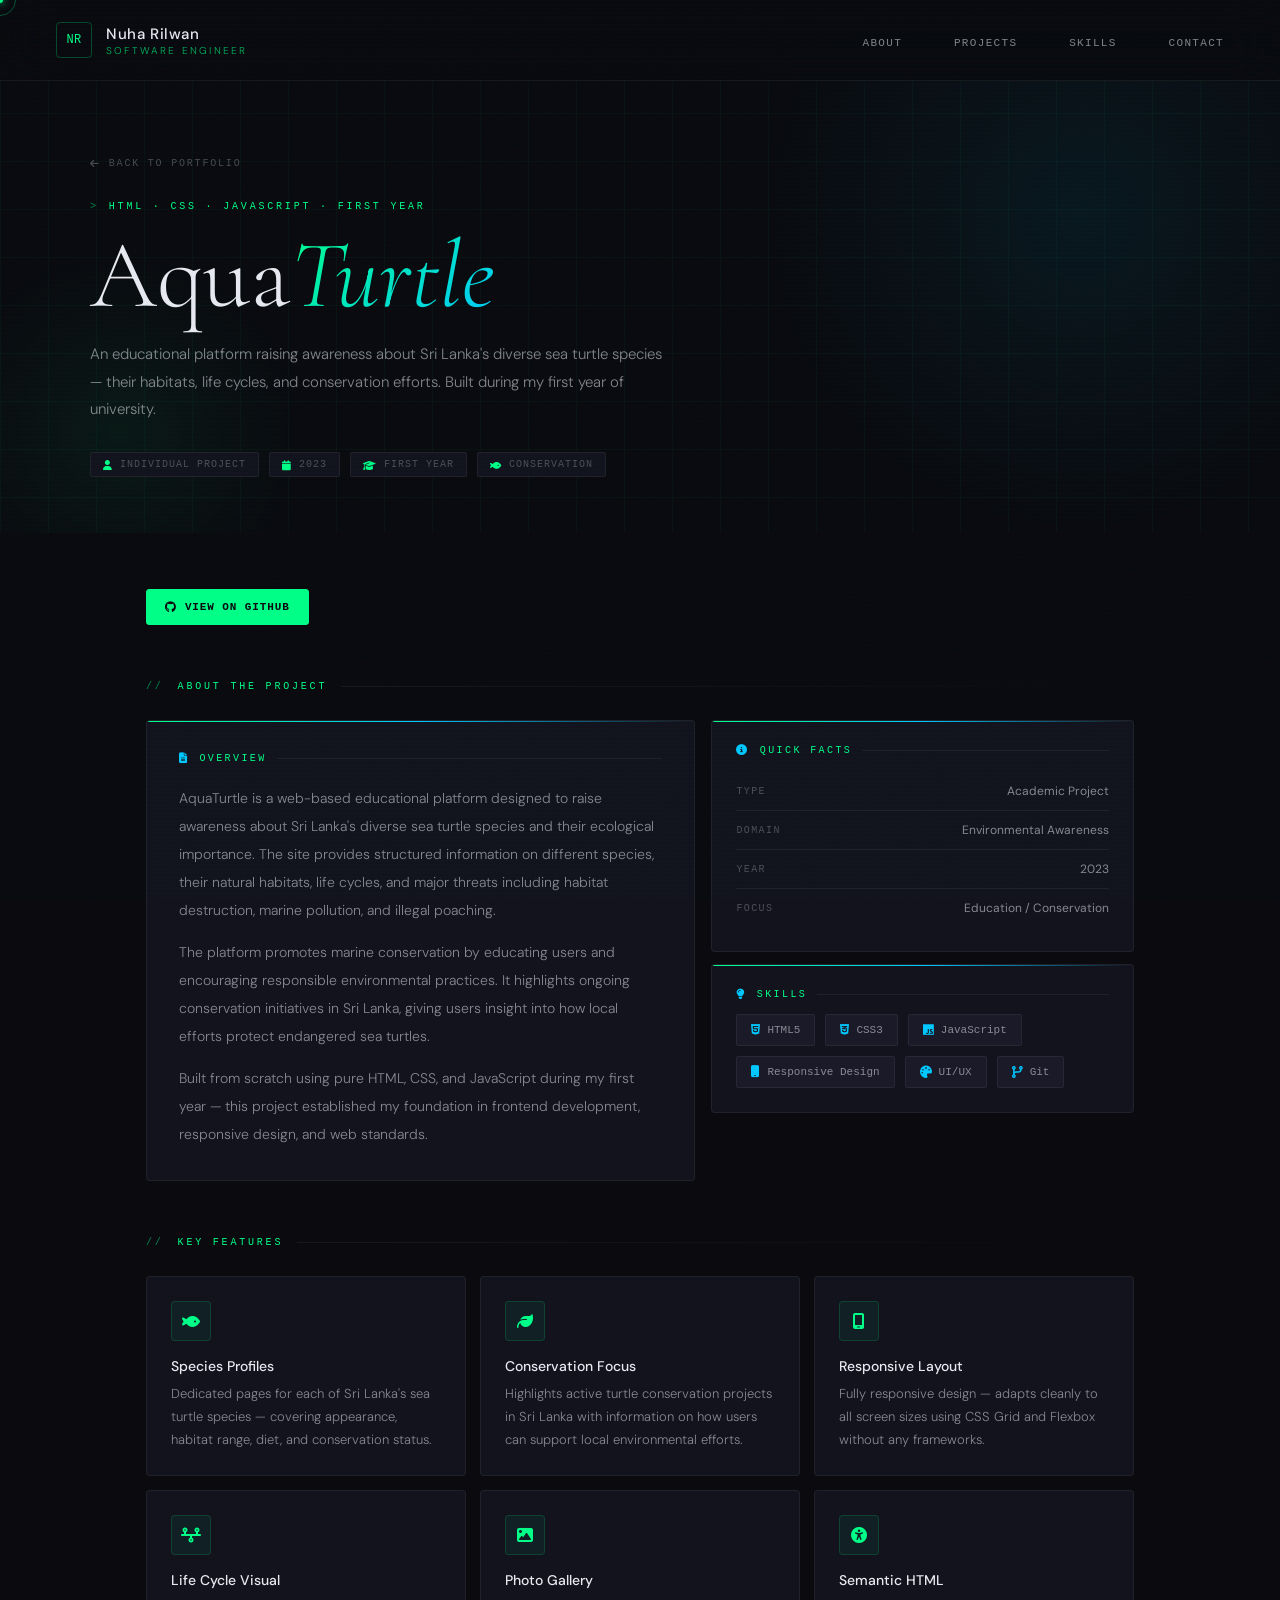
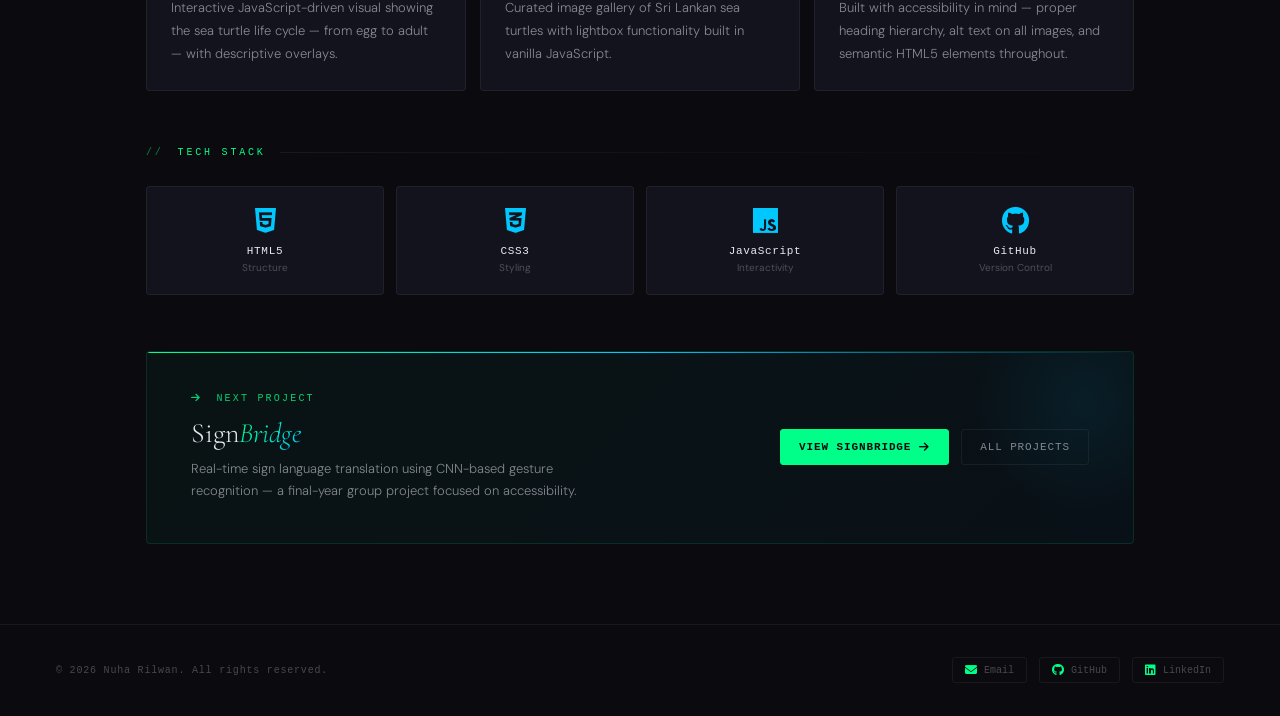
<file: project-aquaturtle.html>
<!DOCTYPE html>
<html lang="en">
<head>
  <meta charset="UTF-8">
  <meta name="viewport" content="width=device-width, initial-scale=1.0">
  <title>AquaTurtle | Nuha Rilwan</title>
  <link href="https://fonts.googleapis.com/css2?family=Cormorant+Garamond:ital,wght@0,300;0,400;0,600;1,300;1,400&family=DM+Sans:wght@300;400;500&display=swap" rel="stylesheet">
  <link rel="stylesheet" href="https://cdnjs.cloudflare.com/ajax/libs/font-awesome/6.5.0/css/all.min.css">
  <link rel="stylesheet" href="css/styles.css">
  <style>
    .project-hero { min-height: 52vh; display: flex; align-items: flex-end; padding: 0 56px 56px; position: relative; overflow: hidden; background: var(--bg-base); margin-top: 65px; }
    .project-hero::before { content: ''; position: absolute; inset: 0; background-image: linear-gradient(rgba(0,255,136,0.03) 1px, transparent 1px), linear-gradient(90deg, rgba(0,255,136,0.03) 1px, transparent 1px); background-size: 48px 48px; }
    .project-hero-orb1 { position: absolute; width: 700px; height: 700px; top: -200px; right: -150px; border-radius: 50%; background: radial-gradient(circle, rgba(0,200,255,0.07) 0%, transparent 65%); pointer-events: none; }
    .project-hero-orb2 { position: absolute; width: 400px; height: 400px; bottom: -100px; left: -80px; border-radius: 50%; background: radial-gradient(circle, rgba(0,255,136,0.06) 0%, transparent 65%); pointer-events: none; }
    .project-hero-content { position: relative; z-index: 2; width: 100%; max-width: 1100px; margin: 0 auto; }
    .project-hero-eyebrow { font-family: var(--mono); font-size: 10px; letter-spacing: 0.28em; text-transform: uppercase; color: var(--neon-green); margin-bottom: 18px; display: flex; align-items: center; gap: 10px; }
    .project-hero-eyebrow::before { content: '> '; opacity: 0.5; }
    .project-hero-title { font-family: var(--serif); font-size: clamp(52px, 8vw, 96px); font-weight: 300; line-height: 0.95; color: var(--text-primary); margin-bottom: 20px; }
    .project-hero-title em { font-style: italic; background: linear-gradient(135deg, var(--neon-green), var(--neon-blue)); -webkit-background-clip: text; -webkit-text-fill-color: transparent; background-clip: text; }
    .project-hero-sub { font-size: 15px; font-weight: 300; color: var(--text-secondary); max-width: 580px; line-height: 1.85; margin-bottom: 28px; }
    .project-hero-meta { display: flex; gap: 10px; flex-wrap: wrap; }
    .project-content { max-width: 1100px; margin: 0 auto; padding: 56px 56px 80px; }
    .section-divider { display: flex; align-items: center; gap: 14px; font-family: var(--mono); font-size: 10px; letter-spacing: 0.28em; text-transform: uppercase; color: var(--neon-green); margin: 56px 0 28px; }
    .section-divider::before { content: '//'; opacity: 0.5; }
    .section-divider::after { content: ''; flex: 1; height: 1px; background: linear-gradient(90deg, var(--border), transparent); }
    .features-grid { display: grid; grid-template-columns: repeat(3, 1fr); gap: 14px; }
    .feature-card { background: var(--bg-card); border: 1px solid var(--border); border-radius: 4px; padding: 24px; position: relative; overflow: hidden; transition: border-color 0.3s, transform 0.3s, box-shadow 0.3s; }
    .feature-card::before { content: ''; position: absolute; top: 0; left: 0; width: 100%; height: 1px; background: linear-gradient(90deg, var(--neon-green), transparent); opacity: 0; transition: opacity 0.3s; }
    .feature-card:hover { border-color: rgba(0,255,136,0.2); transform: translateY(-3px); box-shadow: 0 12px 40px rgba(0,0,0,0.4), 0 0 20px var(--glow-green); }
    .feature-card:hover::before { opacity: 1; }
    .feature-icon { width: 40px; height: 40px; border-radius: 4px; background: rgba(0,255,136,0.06); border: 1px solid rgba(0,255,136,0.15); display: flex; align-items: center; justify-content: center; margin-bottom: 16px; }
    .feature-icon i { font-size: 16px; color: var(--neon-green); }
    .feature-card h4 { font-size: 14px; font-weight: 500; color: var(--text-primary); margin-bottom: 8px; }
    .feature-card p { font-size: 13px; font-weight: 300; color: var(--text-secondary); line-height: 1.75; }
    .tech-visual-grid { display: grid; grid-template-columns: repeat(4, 1fr); gap: 12px; }
    .tech-visual-card { background: var(--bg-card); border: 1px solid var(--border); border-radius: 4px; padding: 20px 16px; text-align: center; transition: border-color 0.3s, transform 0.3s; position: relative; overflow: hidden; }
    .tech-visual-card::after { content: ''; position: absolute; bottom: 0; left: 0; width: 0; height: 1px; background: var(--neon-blue); transition: width 0.4s ease; }
    .tech-visual-card:hover { border-color: rgba(0,200,255,0.25); transform: translateY(-4px); box-shadow: 0 12px 32px rgba(0,0,0,0.4), 0 0 16px var(--glow-blue); }
    .tech-visual-card:hover::after { width: 100%; }
    .tech-visual-card i { font-size: 28px; color: var(--neon-blue); margin-bottom: 10px; display: block; transition: transform 0.3s; }
    .tech-visual-card:hover i { transform: scale(1.15); }
    .tech-visual-card .tech-name { font-family: var(--mono); font-size: 11px; color: var(--text-primary); letter-spacing: 0.06em; margin-bottom: 4px; }
    .tech-visual-card .tech-role { font-size: 10px; color: var(--text-muted); }
    .next-project-banner { background: linear-gradient(135deg, rgba(0,255,136,0.04) 0%, rgba(0,200,255,0.04) 100%); border: 1px solid rgba(0,255,136,0.12); border-radius: 4px; padding: 40px 44px; display: flex; align-items: center; justify-content: space-between; gap: 24px; flex-wrap: wrap; position: relative; overflow: hidden; margin-top: 56px; }
    .next-project-banner::before { content: ''; position: absolute; top: 0; left: 0; width: 100%; height: 1px; background: linear-gradient(90deg, var(--neon-green), var(--neon-blue), transparent); }
    .next-project-orb { position: absolute; right: -60px; top: -60px; width: 220px; height: 220px; border-radius: 50%; background: radial-gradient(circle, rgba(0,200,255,0.07) 0%, transparent 70%); pointer-events: none; }
    .next-project-banner h3 { font-family: var(--serif); font-size: 28px; font-weight: 300; color: var(--text-primary); margin-bottom: 8px; }
    .next-project-banner h3 em { font-style: italic; background: linear-gradient(135deg, var(--neon-green), var(--neon-blue)); -webkit-background-clip: text; -webkit-text-fill-color: transparent; background-clip: text; }
    .next-project-banner p { font-size: 13px; font-weight: 300; color: var(--text-secondary); line-height: 1.75; max-width: 420px; }
    .next-btns { display: flex; gap: 12px; flex-shrink: 0; }
    @media (max-width: 768px) {
      .project-hero { padding: 0 24px 48px; padding-top: 40px; min-height: auto; }
      .project-content { padding: 40px 24px 60px; }
      .features-grid { grid-template-columns: 1fr 1fr; }
      .tech-visual-grid { grid-template-columns: repeat(2, 1fr); }
      .next-project-banner { flex-direction: column; padding: 28px; }
    }
  </style>
</head>
<body>

<div class="scroll-progress" id="scrollProgress"></div>
<div class="cursor-dot" id="cursorDot"></div>
<div class="cursor-ring" id="cursorRing"></div>

<nav class="navbar" id="navbar">
  <div class="nav-left">
    <div class="nav-monogram">NR</div>
    <div class="nav-text"><h1>Nuha Rilwan</h1><p>Software Engineer</p></div>
  </div>
  <ul>
    <li><a href="index.html#about">About</a></li>
    <li><a href="index.html#projects">Projects</a></li>
    <li><a href="index.html#skills">Skills</a></li>
    <li><a href="index.html#contact">Contact</a></li>
  </ul>
</nav>

<!-- HERO -->
<div class="project-hero">
  <div class="project-hero-orb1"></div>
  <div class="project-hero-orb2"></div>
  <div class="project-hero-content">
    <a class="back-link" href="index.html" style="margin-bottom:32px;display:inline-flex;"><i class="fa-solid fa-arrow-left"></i> Back to Portfolio</a>
    <div class="project-hero-eyebrow">HTML · CSS · JavaScript · First Year</div>
    <h1 class="project-hero-title">Aqua<em>Turtle</em></h1>
    <p class="project-hero-sub">An educational platform raising awareness about Sri Lanka's diverse sea turtle species — their habitats, life cycles, and conservation efforts. Built during my first year of university.</p>
    <div class="project-hero-meta">
      <span class="meta-chip"><i class="fa-solid fa-user"></i> Individual Project</span>
      <span class="meta-chip"><i class="fa-solid fa-calendar"></i> 2023</span>
      <span class="meta-chip"><i class="fa-solid fa-graduation-cap"></i> First Year</span>
      <span class="meta-chip"><i class="fa-solid fa-fish"></i> Conservation</span>
    </div>
  </div>
</div>

<div class="project-content">

  <!-- QUICK ACTIONS -->
  <div style="display:flex;gap:12px;margin-bottom:48px;flex-wrap:wrap;">
    <a href="https://github.com/nuhaaaaaaa24/AquaTurtle" target="_blank" class="project-btn primary"><i class="fa-brands fa-github"></i> View on GitHub</a>
  </div>

  <!-- ABOUT -->
  <div class="section-divider reveal">About the Project</div>
  <div style="display:grid;grid-template-columns:1.3fr 1fr;gap:16px;" class="reveal reveal-delay-1">
    <div class="detail-card desc-card">
      <div class="card-label"><i class="fa-solid fa-file-lines"></i> Overview</div>
      <p>AquaTurtle is a web-based educational platform designed to raise awareness about Sri Lanka's diverse sea turtle species and their ecological importance. The site provides structured information on different species, their natural habitats, life cycles, and major threats including habitat destruction, marine pollution, and illegal poaching.</p>
      <p>The platform promotes marine conservation by educating users and encouraging responsible environmental practices. It highlights ongoing conservation initiatives in Sri Lanka, giving users insight into how local efforts protect endangered sea turtles.</p>
      <p>Built from scratch using pure HTML, CSS, and JavaScript during my first year — this project established my foundation in frontend development, responsive design, and web standards.</p>
    </div>
    <div style="display:flex;flex-direction:column;gap:12px;">
      <div class="detail-card" style="padding:24px;">
        <div class="card-label" style="margin-bottom:16px;"><i class="fa-solid fa-circle-info"></i> Quick Facts</div>
        <div style="display:flex;flex-direction:column;gap:0;">
          <div style="display:flex;justify-content:space-between;align-items:center;padding:11px 0;border-bottom:1px solid var(--border);"><span style="font-family:var(--mono);font-size:10px;letter-spacing:0.14em;text-transform:uppercase;color:var(--text-muted);">Type</span><span style="font-size:12px;color:var(--text-secondary);">Academic Project</span></div>
          <div style="display:flex;justify-content:space-between;align-items:center;padding:11px 0;border-bottom:1px solid var(--border);"><span style="font-family:var(--mono);font-size:10px;letter-spacing:0.14em;text-transform:uppercase;color:var(--text-muted);">Domain</span><span style="font-size:12px;color:var(--text-secondary);">Environmental Awareness</span></div>
          <div style="display:flex;justify-content:space-between;align-items:center;padding:11px 0;border-bottom:1px solid var(--border);"><span style="font-family:var(--mono);font-size:10px;letter-spacing:0.14em;text-transform:uppercase;color:var(--text-muted);">Year</span><span style="font-size:12px;color:var(--text-secondary);">2023</span></div>
          <div style="display:flex;justify-content:space-between;align-items:center;padding:11px 0;"><span style="font-family:var(--mono);font-size:10px;letter-spacing:0.14em;text-transform:uppercase;color:var(--text-muted);">Focus</span><span style="font-size:12px;color:var(--text-secondary);">Education / Conservation</span></div>
        </div>
      </div>
      <div class="detail-card" style="padding:24px;">
        <div class="card-label" style="margin-bottom:14px;"><i class="fa-solid fa-lightbulb"></i> Skills</div>
        <div class="skills-grid">
          <div class="skill-pill"><i class="fa-brands fa-html5"></i> HTML5</div>
          <div class="skill-pill"><i class="fa-brands fa-css3-alt"></i> CSS3</div>
          <div class="skill-pill"><i class="fa-brands fa-js"></i> JavaScript</div>
          <div class="skill-pill"><i class="fa-solid fa-mobile"></i> Responsive Design</div>
          <div class="skill-pill"><i class="fa-solid fa-palette"></i> UI/UX</div>
          <div class="skill-pill"><i class="fa-solid fa-code-branch"></i> Git</div>
        </div>
      </div>
    </div>
  </div>

  <!-- KEY FEATURES -->
  <div class="section-divider reveal">Key Features</div>
  <div class="features-grid reveal reveal-delay-1">
    <div class="feature-card">
      <div class="feature-icon"><i class="fa-solid fa-fish"></i></div>
      <h4>Species Profiles</h4>
      <p>Dedicated pages for each of Sri Lanka's sea turtle species — covering appearance, habitat range, diet, and conservation status.</p>
    </div>
    <div class="feature-card">
      <div class="feature-icon"><i class="fa-solid fa-leaf"></i></div>
      <h4>Conservation Focus</h4>
      <p>Highlights active turtle conservation projects in Sri Lanka with information on how users can support local environmental efforts.</p>
    </div>
    <div class="feature-card">
      <div class="feature-icon"><i class="fa-solid fa-mobile-screen"></i></div>
      <h4>Responsive Layout</h4>
      <p>Fully responsive design — adapts cleanly to all screen sizes using CSS Grid and Flexbox without any frameworks.</p>
    </div>
    <div class="feature-card">
      <div class="feature-icon"><i class="fa-solid fa-timeline"></i></div>
      <h4>Life Cycle Visual</h4>
      <p>Interactive JavaScript-driven visual showing the sea turtle life cycle — from egg to adult — with descriptive overlays.</p>
    </div>
    <div class="feature-card">
      <div class="feature-icon"><i class="fa-solid fa-image"></i></div>
      <h4>Photo Gallery</h4>
      <p>Curated image gallery of Sri Lankan sea turtles with lightbox functionality built in vanilla JavaScript.</p>
    </div>
    <div class="feature-card">
      <div class="feature-icon"><i class="fa-solid fa-universal-access"></i></div>
      <h4>Semantic HTML</h4>
      <p>Built with accessibility in mind — proper heading hierarchy, alt text on all images, and semantic HTML5 elements throughout.</p>
    </div>
  </div>

  <!-- TECH STACK -->
  <div class="section-divider reveal">Tech Stack</div>
  <div class="tech-visual-grid reveal reveal-delay-1">
    <div class="tech-visual-card"><i class="fa-brands fa-html5"></i><div class="tech-name">HTML5</div><div class="tech-role">Structure</div></div>
    <div class="tech-visual-card"><i class="fa-brands fa-css3-alt"></i><div class="tech-name">CSS3</div><div class="tech-role">Styling</div></div>
    <div class="tech-visual-card"><i class="fa-brands fa-js"></i><div class="tech-name">JavaScript</div><div class="tech-role">Interactivity</div></div>
    <div class="tech-visual-card"><i class="fa-brands fa-github"></i><div class="tech-name">GitHub</div><div class="tech-role">Version Control</div></div>
  </div>

  <!-- NEXT PROJECT -->
  <div class="next-project-banner reveal">
    <div class="next-project-orb"></div>
    <div>
      <div style="font-family:var(--mono);font-size:10px;letter-spacing:0.22em;text-transform:uppercase;color:var(--neon-green);margin-bottom:12px;opacity:0.8;"><i class="fa-solid fa-arrow-right" style="margin-right:6px;"></i> Next Project</div>
      <h3>Sign<em>Bridge</em></h3>
      <p>Real-time sign language translation using CNN-based gesture recognition — a final-year group project focused on accessibility.</p>
    </div>
    <div class="next-btns">
      <a href="project-signbridge.html" class="project-btn primary">View SignBridge <i class="fa-solid fa-arrow-right"></i></a>
      <a href="index.html#projects" class="project-btn ghost">All Projects</a>
    </div>
  </div>

</div>

<footer>
  <div class="footer-left"><p>&copy; 2026 Nuha Rilwan. All rights reserved.</p></div>
  <div class="footer-links">
    <a href="mailto:nuharilwan2424@gmail.com"><i class="fa-solid fa-envelope"></i> Email</a>
    <a href="https://github.com/nuhaaaaaaa24" target="_blank"><i class="fa-brands fa-github"></i> GitHub</a>
    <a href="https://www.linkedin.com/in/nuharilwan/" target="_blank"><i class="fa-brands fa-linkedin"></i> LinkedIn</a>
  </div>
</footer>

<script>
const dot = document.getElementById('cursorDot'), ring = document.getElementById('cursorRing');
let rx = 0, ry = 0;
document.addEventListener('mousemove', e => { dot.style.left = e.clientX+'px'; dot.style.top = e.clientY+'px'; rx += (e.clientX-rx)*0.12; ry += (e.clientY-ry)*0.12; ring.style.left = rx+'px'; ring.style.top = ry+'px'; });
window.addEventListener('scroll', () => { document.getElementById('scrollProgress').style.width = (window.scrollY/(document.body.scrollHeight-window.innerHeight)*100)+'%'; document.getElementById('navbar').classList.toggle('scrolled', window.scrollY>80); });
const obs = new IntersectionObserver(entries => entries.forEach(e => { if(e.isIntersecting){e.target.classList.add('visible');obs.unobserve(e.target);} }), {threshold:0.1});
document.querySelectorAll('.reveal').forEach(el => obs.observe(el));
</script>
</body>
</html>
</file>
<file: css/styles.css>
/* ═══════════════════════════════════════════════
   NUHA RILWAN — PORTFOLIO  |  styles.css
   Dark Mode · Tech/Dev Aesthetic
   ═══════════════════════════════════════════════ */

/* ── VARIABLES ── */
:root {
  --serif: 'Cormorant Garamond', Georgia, serif;
  --sans: 'DM Sans', sans-serif;
  --mono: 'JetBrains Mono', 'Fira Code', monospace;

  /* Dark backgrounds */
  --bg-base:    #0a0a0f;
  --bg-surface: #0f0f18;
  --bg-card:    #13131e;
  --bg-card-2:  #16162200;
  --bg-hover:   #1a1a28;

  /* Text */
  --text-primary:   #e8e8f0;
  --text-secondary: rgba(232, 232, 240, 0.55);
  --text-muted:     rgba(232, 232, 240, 0.28);

  /* Neon accents */
  --neon-green:  #00ff88;
  --neon-blue:   #00c8ff;
  --neon-purple: #a855f7;
  --neon-pink:   #ff2d78;

  /* Glows */
  --glow-green:  rgba(0, 255, 136, 0.15);
  --glow-blue:   rgba(0, 200, 255, 0.15);
  --glow-purple: rgba(168, 85, 247, 0.12);

  /* Borders */
  --border:       rgba(255, 255, 255, 0.06);
  --border-hover: rgba(0, 255, 136, 0.25);
  --border-accent: rgba(0, 200, 255, 0.2);
}

/* ── RESET ── */
*, *::before, *::after { box-sizing: border-box; margin: 0; padding: 0; }
html { scroll-behavior: smooth; }

body {
  font-family: var(--sans);
  background: var(--bg-base);
  color: var(--text-primary);
  overflow-x: hidden;
  cursor: none;
}

/* ── CUSTOM CURSOR ── */
.cursor-dot {
  position: fixed;
  top: 0; left: 0;
  width: 6px; height: 6px;
  background: var(--neon-green);
  border-radius: 50%;
  pointer-events: none;
  z-index: 99999;
  transform: translate(-50%, -50%);
  transition: width 0.15s, height 0.15s, background 0.15s;
  box-shadow: 0 0 8px var(--neon-green), 0 0 16px var(--glow-green);
}
.cursor-ring {
  position: fixed;
  top: 0; left: 0;
  width: 32px; height: 32px;
  border: 1px solid rgba(0, 255, 136, 0.3);
  border-radius: 50%;
  pointer-events: none;
  z-index: 99998;
  transform: translate(-50%, -50%);
  transition: width 0.3s ease, height 0.3s ease, border-color 0.3s ease;
}
body:has(a:hover) .cursor-dot,
body:has(button:hover) .cursor-dot {
  width: 10px; height: 10px;
  background: var(--neon-blue);
  box-shadow: 0 0 12px var(--neon-blue), 0 0 24px var(--glow-blue);
}
body:has(a:hover) .cursor-ring,
body:has(button:hover) .cursor-ring {
  width: 48px; height: 48px;
  border-color: rgba(0, 200, 255, 0.4);
}

/* ── SCAN LINE OVERLAY ── */
body::before {
  content: '';
  position: fixed;
  inset: 0;
  background: repeating-linear-gradient(
    0deg,
    transparent,
    transparent 2px,
    rgba(0, 255, 136, 0.012) 2px,
    rgba(0, 255, 136, 0.012) 4px
  );
  pointer-events: none;
  z-index: 9997;
}

/* ── NOISE GRAIN ── */
body::after {
  content: '';
  position: fixed;
  inset: 0;
  background-image: url("data:image/svg+xml,%3Csvg viewBox='0 0 256 256' xmlns='http://www.w3.org/2000/svg'%3E%3Cfilter id='noise'%3E%3CfeTurbulence type='fractalNoise' baseFrequency='0.9' numOctaves='4' stitchTiles='stitch'/%3E%3C/filter%3E%3Crect width='100%25' height='100%25' filter='url(%23noise)' opacity='0.04'/%3E%3C/svg%3E");
  pointer-events: none;
  z-index: 9996;
  opacity: 0.18;
}

/* ── SCROLL PROGRESS BAR ── */
.scroll-progress {
  position: fixed;
  top: 0; left: 0;
  height: 1px;
  background: linear-gradient(90deg, var(--neon-green), var(--neon-blue), var(--neon-purple));
  z-index: 10000;
  width: 0%;
  transition: width 0.1s linear;
  box-shadow: 0 0 8px var(--neon-green);
}

/* ── NAVBAR ── */
.navbar {
  display: flex;
  justify-content: space-between;
  align-items: center;
  padding: 22px 56px;
  background: rgba(10, 10, 15, 0.8);
  backdrop-filter: blur(24px);
  -webkit-backdrop-filter: blur(24px);
  position: fixed;
  top: 0; left: 0; width: 100%;
  z-index: 1000;
  border-bottom: 1px solid var(--border);
  transition: padding 0.4s ease, background 0.4s ease;
}
.navbar.scrolled {
  padding: 14px 56px;
  background: rgba(10, 10, 15, 0.96);
  border-bottom-color: rgba(0, 255, 136, 0.1);
}
.nav-left { display: flex; align-items: center; gap: 14px; }
.nav-monogram {
  width: 36px; height: 36px;
  border-radius: 4px;
  border: 1px solid rgba(0, 255, 136, 0.25);
  display: flex; align-items: center; justify-content: center;
  font-family: var(--mono);
  font-size: 12px; font-weight: 400;
  color: var(--neon-green);
  letter-spacing: 0.02em;
  transition: border-color 0.3s, box-shadow 0.3s;
}
.nav-monogram:hover {
  border-color: var(--neon-green);
  box-shadow: 0 0 12px var(--glow-green);
}
.nav-text h1 {
  font-family: var(--sans);
  font-size: 15px; font-weight: 500;
  letter-spacing: 0.04em;
  color: var(--text-primary);
}
.nav-text p {
  font-size: 10px; font-weight: 300;
  letter-spacing: 0.22em;
  text-transform: uppercase;
  color: var(--neon-green);
  opacity: 0.7;
}
.navbar ul { display: flex; gap: 36px; list-style: none; }
.navbar a {
  font-family: var(--mono);
  font-size: 11px; font-weight: 400;
  letter-spacing: 0.12em;
  text-transform: uppercase;
  color: var(--text-secondary);
  text-decoration: none;
  transition: color 0.25s;
  position: relative;
  padding-bottom: 4px;
}
.navbar a::before {
  content: '> ';
  color: var(--neon-green);
  opacity: 0;
  transition: opacity 0.25s;
}
.navbar a::after {
  content: '';
  position: absolute;
  bottom: 0; left: 0;
  width: 0; height: 1px;
  background: var(--neon-green);
  transition: width 0.35s cubic-bezier(0.4,0,0.2,1);
  box-shadow: 0 0 6px var(--neon-green);
}
.navbar a:hover, .navbar a.active {
  color: var(--text-primary);
}
.navbar a:hover::before, .navbar a.active::before { opacity: 1; }
.navbar a:hover::after, .navbar a.active::after { width: 100%; }

/* ── HERO ── */
.hero {
  min-height: 100vh;
  padding: 0 56px;
  display: flex;
  align-items: center;
  position: relative;
  overflow: hidden;
  background: var(--bg-base);
}

/* Grid background */
.hero::before {
  content: '';
  position: absolute;
  inset: 0;
  background-image:
    linear-gradient(rgba(0, 255, 136, 0.04) 1px, transparent 1px),
    linear-gradient(90deg, rgba(0, 255, 136, 0.04) 1px, transparent 1px);
  background-size: 48px 48px;
  mask-image: radial-gradient(ellipse 80% 80% at 50% 50%, black 0%, transparent 100%);
}

/* Glowing orbs */
.hero-orbs {
  position: absolute;
  inset: 0;
  pointer-events: none;
}
.hero-orbs::before {
  content: '';
  position: absolute;
  width: 600px; height: 600px;
  left: -100px; top: -100px;
  border-radius: 50%;
  background: radial-gradient(circle, rgba(0, 255, 136, 0.07) 0%, transparent 65%);
}
.hero-orbs::after {
  content: '';
  position: absolute;
  width: 500px; height: 500px;
  right: -50px; bottom: -100px;
  border-radius: 50%;
  background: radial-gradient(circle, rgba(0, 200, 255, 0.07) 0%, transparent 65%);
}

.hero-content {
  position: relative;
  z-index: 2;
  max-width: 900px;
}

.hero-eyebrow {
  display: flex;
  align-items: center;
  gap: 12px;
  font-family: var(--mono);
  font-size: 11px;
  font-weight: 400;
  letter-spacing: 0.18em;
  color: var(--neon-green);
  margin-bottom: 28px;
  opacity: 0;
  animation: slideUp 0.7s 0.2s forwards;
}
.hero-eyebrow::before {
  content: '';
  width: 32px; height: 1px;
  background: var(--neon-green);
  box-shadow: 0 0 6px var(--neon-green);
}

.hero-name {
  font-family: var(--serif);
  font-weight: 300;
  line-height: 0.92;
  color: var(--text-primary);
  margin-bottom: 14px;
  opacity: 0;
  animation: slideUp 0.8s 0.35s forwards;
}
.hero-name .line1 {
  display: block;
  font-size: clamp(52px, 8vw, 108px);
}
.hero-name .line2 {
  display: block;
  font-size: clamp(52px, 8vw, 108px);
  font-style: italic;
  background: linear-gradient(135deg, var(--neon-green), var(--neon-blue));
  -webkit-background-clip: text;
  -webkit-text-fill-color: transparent;
  background-clip: text;
}

.hero-role {
  font-size: clamp(13px, 1.5vw, 16px);
  font-weight: 300;
  color: var(--text-secondary);
  letter-spacing: 0.04em;
  margin-bottom: 32px;
  opacity: 0;
  animation: slideUp 0.8s 0.5s forwards;
  max-width: 560px;
  line-height: 1.85;
}

.hero-tags {
  display: flex;
  flex-wrap: wrap;
  gap: 10px;
  margin-bottom: 44px;
  opacity: 0;
  animation: slideUp 0.8s 0.65s forwards;
}
.hero-tag {
  font-family: var(--mono);
  font-size: 10px;
  font-weight: 400;
  letter-spacing: 0.1em;
  color: var(--neon-green);
  padding: 6px 14px;
  border: 1px solid rgba(0, 255, 136, 0.2);
  border-radius: 2px;
  background: rgba(0, 255, 136, 0.04);
  transition: all 0.25s;
}
.hero-tag:hover {
  border-color: rgba(0, 255, 136, 0.5);
  background: rgba(0, 255, 136, 0.08);
  box-shadow: 0 0 12px var(--glow-green);
}

.hero-cta {
  display: flex;
  gap: 14px;
  flex-wrap: wrap;
  opacity: 0;
  animation: slideUp 0.8s 0.8s forwards;
}

/* Floating stats */
.hero-stat-float {
  position: absolute;
  right: 80px;
  top: 50%;
  transform: translateY(-50%);
  display: flex;
  flex-direction: column;
  gap: 12px;
  z-index: 2;
  opacity: 0;
  animation: slideLeft 0.9s 1.0s forwards;
}
.stat-float-card {
  background: var(--bg-card);
  border: 1px solid var(--border);
  border-radius: 4px;
  padding: 16px 20px;
  text-align: center;
  backdrop-filter: blur(8px);
  transition: border-color 0.3s, box-shadow 0.3s, transform 0.3s;
  position: relative;
  overflow: hidden;
}
.stat-float-card::before {
  content: '';
  position: absolute;
  top: 0; left: 0;
  width: 100%; height: 1px;
  background: linear-gradient(90deg, var(--neon-green), transparent);
}
.stat-float-card:hover {
  border-color: rgba(0, 255, 136, 0.25);
  box-shadow: 0 0 24px var(--glow-green);
  transform: translateX(-4px);
}
.stat-float-num {
  font-family: var(--mono);
  font-size: 28px;
  font-weight: 400;
  color: var(--neon-green);
  line-height: 1;
  text-shadow: 0 0 12px var(--glow-green);
}
.stat-float-label {
  font-family: var(--mono);
  font-size: 9px;
  letter-spacing: 0.18em;
  text-transform: uppercase;
  color: var(--text-muted);
  margin-top: 5px;
}

/* ── BUTTONS ── */
.btn {
  display: inline-flex;
  align-items: center;
  gap: 8px;
  padding: 13px 24px;
  border-radius: 3px;
  font-family: var(--mono);
  font-size: 11px;
  font-weight: 400;
  letter-spacing: 0.1em;
  text-transform: uppercase;
  text-decoration: none;
  transition: all 0.3s cubic-bezier(0.4,0,0.2,1);
  cursor: none;
}
.btn-primary {
  background: var(--neon-green);
  color: #0a0a0f;
  border: 1px solid var(--neon-green);
  font-weight: 600;
}
.btn-primary:hover {
  background: transparent;
  color: var(--neon-green);
  box-shadow: 0 0 24px var(--glow-green), inset 0 0 24px var(--glow-green);
  transform: translateY(-2px);
}
.btn-ghost {
  background: transparent;
  color: var(--text-secondary);
  border: 1px solid var(--border);
}
.btn-ghost:hover {
  border-color: var(--neon-blue);
  color: var(--neon-blue);
  box-shadow: 0 0 16px var(--glow-blue);
  transform: translateY(-2px);
}

/* ── SECTION BASE ── */
section { padding: 96px 56px; }
section:nth-child(even) { background: var(--bg-surface); }

.section-header { margin-bottom: 64px; }
.section-label {
  display: flex;
  align-items: center;
  gap: 12px;
  font-family: var(--mono);
  font-size: 10px;
  font-weight: 400;
  letter-spacing: 0.28em;
  text-transform: uppercase;
  color: var(--neon-green);
  margin-bottom: 18px;
}
.section-label::before { content: '//'; margin-right: 2px; opacity: 0.5; }
.section-label::after {
  content: '';
  flex: 0 0 48px; height: 1px;
  background: linear-gradient(90deg, var(--neon-green), transparent);
}
.section-header h2 {
  font-family: var(--serif);
  font-size: clamp(34px, 4.5vw, 56px);
  font-weight: 300;
  line-height: 1.1;
  color: var(--text-primary);
}
.section-header h2 em {
  font-style: italic;
  background: linear-gradient(135deg, var(--neon-green), var(--neon-blue));
  -webkit-background-clip: text;
  -webkit-text-fill-color: transparent;
  background-clip: text;
}
.section-header .section-sub {
  font-size: 14px;
  font-weight: 300;
  color: var(--text-secondary);
  margin-top: 14px;
  max-width: 520px;
  line-height: 1.85;
}

/* ── REVEAL ANIMATION ── */
.reveal {
  opacity: 0;
  transform: translateY(28px);
  transition: opacity 0.65s cubic-bezier(0.4,0,0.2,1), transform 0.65s cubic-bezier(0.4,0,0.2,1);
}
.reveal.visible { opacity: 1; transform: translateY(0); }
.reveal-delay-1 { transition-delay: 0.1s; }
.reveal-delay-2 { transition-delay: 0.2s; }
.reveal-delay-3 { transition-delay: 0.3s; }
.reveal-delay-4 { transition-delay: 0.4s; }

/* ── ABOUT ── */
#about {
  position: relative;
  overflow: hidden;
}
#about::before {
  content: '';
  position: absolute;
  right: -200px; top: -100px;
  width: 600px; height: 600px;
  border-radius: 50%;
  background: radial-gradient(circle, rgba(0, 200, 255, 0.05) 0%, transparent 70%);
  pointer-events: none;
}

.about-grid {
  display: grid;
  grid-template-columns: 1.4fr 1fr;
  gap: 72px;
  align-items: start;
}
.about-bio p {
  font-size: 15px;
  font-weight: 300;
  color: var(--text-secondary);
  line-height: 2;
  margin-bottom: 20px;
  position: relative;
  padding-left: 20px;
}
.about-bio p::before {
  content: '';
  position: absolute;
  left: 0; top: 10px;
  width: 2px; height: 2px;
  border-radius: 50%;
  background: var(--neon-green);
  box-shadow: 0 0 6px var(--neon-green);
}
.about-bio i { display: none; }

.about-stats {
  display: grid;
  grid-template-columns: 1fr 1fr;
  gap: 12px;
}
.stat-card {
  background: var(--bg-card);
  border: 1px solid var(--border);
  border-radius: 4px;
  padding: 22px 18px;
  transition: border-color 0.3s, transform 0.3s, box-shadow 0.3s;
  position: relative;
  overflow: hidden;
}
.stat-card::before {
  content: '';
  position: absolute;
  top: 0; left: 0;
  width: 100%; height: 1px;
  background: linear-gradient(90deg, var(--neon-green), transparent);
  opacity: 0;
  transition: opacity 0.3s;
}
.stat-card:hover {
  border-color: rgba(0, 255, 136, 0.2);
  transform: translateY(-3px);
  box-shadow: 0 12px 40px rgba(0,0,0,0.4), 0 0 20px var(--glow-green);
}
.stat-card:hover::before { opacity: 1; }
.stat-num {
  font-family: var(--mono);
  font-size: 32px;
  font-weight: 400;
  color: var(--neon-green);
  line-height: 1;
  margin-bottom: 6px;
  text-shadow: 0 0 12px var(--glow-green);
}
.stat-num span { color: var(--neon-blue); font-size: 20px; }
.stat-label {
  font-family: var(--mono);
  font-size: 9px;
  font-weight: 400;
  letter-spacing: 0.15em;
  color: var(--text-muted);
  text-transform: uppercase;
}

/* ── PROJECTS ── */
.featured { position: relative; }

.projects-grid {
  display: grid;
  grid-template-columns: repeat(3, 1fr);
  gap: 16px;
}

.project-card {
  background: var(--bg-card);
  border: 1px solid var(--border);
  border-radius: 4px;
  overflow: hidden;
  transition: border-color 0.35s, transform 0.35s, box-shadow 0.35s;
  position: relative;
  display: flex;
  flex-direction: column;
}
.project-card::before {
  content: '';
  position: absolute;
  top: 0; left: 0;
  width: 100%; height: 1px;
  background: linear-gradient(90deg, var(--neon-green), var(--neon-blue), transparent);
  opacity: 0;
  transition: opacity 0.35s;
  z-index: 1;
}
.project-card:hover {
  border-color: rgba(0, 255, 136, 0.2);
  transform: translateY(-6px);
  box-shadow: 0 24px 64px rgba(0,0,0,0.6), 0 0 32px var(--glow-green);
}
.project-card:hover::before { opacity: 1; }

.project-img-wrap {
  width: 100%;
  height: 190px;
  overflow: hidden;
  position: relative;
  background: var(--bg-hover);
}
.project-img-wrap img {
  width: 100%;
  height: 100%;
  object-fit: cover;
  transition: transform 0.6s cubic-bezier(0.4,0,0.2,1), filter 0.4s;
  filter: brightness(0.7) saturate(0.8);
}
.project-card:hover .project-img-wrap img {
  transform: scale(1.07);
  filter: brightness(0.5) saturate(0.6);
}
.project-img-overlay {
  position: absolute;
  inset: 0;
  background: linear-gradient(to top, rgba(10,10,15,0.85) 0%, transparent 55%);
}

.project-type-badge {
  position: absolute;
  top: 12px; right: 12px;
  font-family: var(--mono);
  font-size: 9px;
  font-weight: 400;
  letter-spacing: 0.12em;
  text-transform: uppercase;
  color: var(--neon-green);
  background: rgba(10, 10, 15, 0.85);
  border: 1px solid rgba(0, 255, 136, 0.25);
  padding: 4px 10px;
  border-radius: 2px;
  backdrop-filter: blur(8px);
  z-index: 2;
}

.project-body {
  padding: 22px 24px 24px;
  display: flex;
  flex-direction: column;
  flex: 1;
  gap: 12px;
}
.project-title {
  font-family: var(--serif);
  font-size: 22px;
  font-weight: 400;
  color: var(--text-primary);
  line-height: 1.2;
}
.project-desc {
  font-size: 13px;
  font-weight: 300;
  color: var(--text-secondary);
  line-height: 1.85;
  flex: 1;
  display: -webkit-box;
  -webkit-line-clamp: 3;
  -webkit-box-orient: vertical;
  overflow: hidden;
}

.tech-stack {
  display: flex;
  flex-wrap: wrap;
  gap: 7px;
  margin-top: 4px;
}
.tech-stack span {
  display: flex;
  align-items: center;
  gap: 5px;
  font-family: var(--mono);
  font-size: 10px;
  padding: 4px 9px;
  border-radius: 2px;
  background: rgba(0, 255, 136, 0.04);
  border: 1px solid rgba(0, 255, 136, 0.12);
  color: var(--text-secondary);
  transition: all 0.25s;
  letter-spacing: 0.04em;
}
.tech-stack span:hover {
  border-color: rgba(0, 255, 136, 0.3);
  color: var(--neon-green);
  background: rgba(0, 255, 136, 0.08);
}
.tech-stack i { font-size: 11px; color: var(--neon-blue); }

.project-footer {
  display: flex;
  gap: 8px;
  margin-top: 4px;
  padding-top: 14px;
  border-top: 1px solid var(--border);
}
.project-link {
  display: inline-flex;
  align-items: center;
  gap: 6px;
  font-family: var(--mono);
  font-size: 10px;
  font-weight: 400;
  letter-spacing: 0.08em;
  text-transform: uppercase;
  color: var(--text-muted);
  text-decoration: none;
  padding: 7px 12px;
  border: 1px solid var(--border);
  border-radius: 2px;
  transition: all 0.25s;
}
.project-link:hover {
  color: var(--text-primary);
  border-color: rgba(0, 200, 255, 0.3);
  color: var(--neon-blue);
}
.project-link.primary {
  background: rgba(0, 255, 136, 0.06);
  border-color: rgba(0, 255, 136, 0.2);
  color: var(--neon-green);
}
.project-link.primary:hover {
  background: rgba(0, 255, 136, 0.12);
  border-color: var(--neon-green);
  box-shadow: 0 0 12px var(--glow-green);
}

/* ── SKILLS ── */
#skills { position: relative; overflow: hidden; }
#skills::after {
  content: '';
  position: absolute;
  left: -200px; bottom: -100px;
  width: 500px; height: 500px;
  border-radius: 50%;
  background: radial-gradient(circle, rgba(168, 85, 247, 0.05) 0%, transparent 70%);
  pointer-events: none;
}

.skills-wrap {
  display: flex;
  flex-direction: column;
  gap: 44px;
}
.skill-cat-label {
  font-family: var(--mono);
  font-size: 10px;
  font-weight: 400;
  letter-spacing: 0.22em;
  text-transform: uppercase;
  color: var(--neon-green);
  margin-bottom: 16px;
  padding-bottom: 10px;
  border-bottom: 1px solid var(--border);
  display: flex;
  align-items: center;
  gap: 10px;
}
.skill-cat-label i { font-size: 11px; color: var(--neon-blue); }
.skill-cat-label::before { content: '> '; opacity: 0.5; }

.skills-row {
  display: flex;
  flex-wrap: wrap;
  gap: 10px;
}
.skill-chip {
  display: flex;
  align-items: center;
  gap: 10px;
  padding: 11px 16px;
  font-family: var(--mono);
  font-size: 12px;
  font-weight: 400;
  letter-spacing: 0.02em;
  background: var(--bg-card);
  border: 1px solid var(--border);
  border-radius: 3px;
  color: var(--text-secondary);
  transition: all 0.3s cubic-bezier(0.4,0,0.2,1);
  cursor: default;
  position: relative;
  overflow: hidden;
}
.skill-chip::before {
  content: '';
  position: absolute;
  top: 0; left: 0;
  width: 100%; height: 1px;
  background: linear-gradient(90deg, var(--neon-green), transparent);
  opacity: 0;
  transition: opacity 0.3s;
}
.skill-chip:hover {
  transform: translateY(-3px);
  border-color: rgba(0, 255, 136, 0.25);
  color: var(--text-primary);
  box-shadow: 0 8px 24px rgba(0,0,0,0.4), 0 0 16px var(--glow-green);
}
.skill-chip:hover::before { opacity: 1; }
.skill-chip i { font-size: 15px; color: var(--neon-blue); transition: color 0.25s, transform 0.3s; }
.skill-chip:hover i { color: var(--neon-green); transform: scale(1.1); }

/* ── CONTACT ── */
#contact {
  background: var(--bg-surface);
  position: relative;
  overflow: hidden;
  text-align: center;
}
#contact::before {
  content: '';
  position: absolute;
  inset: 0;
  background:
    radial-gradient(ellipse 70% 60% at 50% 100%, rgba(0, 200, 255, 0.06) 0%, transparent 70%),
    radial-gradient(ellipse 40% 30% at 50% 50%, rgba(0, 255, 136, 0.04) 0%, transparent 70%);
  pointer-events: none;
}
#contact .section-label { justify-content: center; }
#contact .section-label::after { display: none; }
#contact .section-label::before { content: '//'; margin-right: 4px; opacity: 0.5; }

.contact-heading {
  font-family: var(--serif);
  font-size: clamp(42px, 6vw, 76px);
  font-weight: 300;
  color: var(--text-primary);
  line-height: 1.05;
  margin: 16px 0 20px;
}
.contact-heading em {
  font-style: italic;
  background: linear-gradient(135deg, var(--neon-green), var(--neon-blue));
  -webkit-background-clip: text;
  -webkit-text-fill-color: transparent;
  background-clip: text;
}
.contact-sub {
  font-size: 14px;
  font-weight: 300;
  color: var(--text-secondary);
  max-width: 440px;
  margin: 0 auto 48px;
  line-height: 1.9;
}
.contact-links {
  display: flex;
  justify-content: center;
  flex-wrap: wrap;
  gap: 14px;
  margin-bottom: 64px;
}
.contact-link {
  display: inline-flex;
  align-items: center;
  gap: 9px;
  padding: 13px 24px;
  font-family: var(--mono);
  font-size: 11px;
  font-weight: 400;
  letter-spacing: 0.1em;
  text-transform: uppercase;
  text-decoration: none;
  border-radius: 3px;
  transition: all 0.3s cubic-bezier(0.4,0,0.2,1);
}
.contact-link.primary {
  background: var(--neon-green);
  color: #0a0a0f;
  border: 1px solid var(--neon-green);
  font-weight: 600;
}
.contact-link.primary:hover {
  background: transparent;
  color: var(--neon-green);
  box-shadow: 0 0 24px var(--glow-green);
  transform: translateY(-3px);
}
.contact-link.ghost {
  background: transparent;
  color: var(--text-secondary);
  border: 1px solid var(--border);
}
.contact-link.ghost:hover {
  border-color: var(--neon-blue);
  color: var(--neon-blue);
  box-shadow: 0 0 16px var(--glow-blue);
  transform: translateY(-3px);
}
.contact-link i { font-size: 14px; }

.contact-divider {
  width: 80px;
  height: 1px;
  background: linear-gradient(90deg, transparent, rgba(0, 255, 136, 0.3), transparent);
  margin: 0 auto;
}

/* ── FOOTER ── */
footer {
  padding: 32px 56px;
  background: var(--bg-base);
  border-top: 1px solid var(--border);
  display: flex;
  justify-content: space-between;
  align-items: center;
  flex-wrap: wrap;
  gap: 20px;
}
.footer-left p {
  font-family: var(--mono);
  font-size: 10px;
  font-weight: 300;
  color: var(--text-muted);
  letter-spacing: 0.08em;
}
.footer-links { display: flex; gap: 12px; flex-wrap: wrap; }
.footer-links a {
  font-family: var(--mono);
  font-size: 10px;
  font-weight: 400;
  color: var(--text-muted);
  text-decoration: none;
  display: flex;
  align-items: center;
  gap: 7px;
  padding: 6px 12px;
  border-radius: 3px;
  border: 1px solid var(--border);
  transition: all 0.25s;
}
.footer-links a i { font-size: 12px; color: var(--neon-green); }
.footer-links a:hover {
  color: var(--text-primary);
  border-color: rgba(0, 255, 136, 0.25);
  transform: translateY(-2px);
}

/* ── PROJECT DETAIL PAGE ── */
.page-wrapper {
  max-width: 1100px;
  margin: 0 auto;
  padding: 130px 56px 80px;
}
.back-link {
  display: inline-flex;
  align-items: center;
  gap: 8px;
  font-family: var(--mono);
  font-size: 10px;
  font-weight: 400;
  letter-spacing: 0.18em;
  text-transform: uppercase;
  color: var(--text-muted);
  text-decoration: none;
  transition: color 0.25s;
  margin-bottom: 56px;
}
.back-link:hover { color: var(--neon-green); }

.project-header {
  display: flex;
  flex-direction: column;
  gap: 16px;
  margin-bottom: 72px;
}
.project-eyebrow {
  font-family: var(--mono);
  font-size: 10px;
  font-weight: 400;
  letter-spacing: 0.28em;
  text-transform: uppercase;
  color: var(--neon-green);
  display: flex;
  align-items: center;
  gap: 12px;
}
.project-eyebrow::before {
  content: '> ';
  opacity: 0.5;
}
.project-header h1 {
  font-family: var(--serif);
  font-size: clamp(46px, 7.5vw, 88px);
  font-weight: 300;
  line-height: 1.0;
  color: var(--text-primary);
}
.project-header h1 em {
  font-style: italic;
  background: linear-gradient(135deg, var(--neon-green), var(--neon-blue));
  -webkit-background-clip: text;
  -webkit-text-fill-color: transparent;
  background-clip: text;
}
.project-header .subtitle {
  font-size: 15px;
  font-weight: 300;
  color: var(--text-secondary);
  line-height: 1.85;
  max-width: 600px;
}
.header-meta { display: flex; gap: 10px; flex-wrap: wrap; margin-top: 4px; }
.meta-chip {
  display: inline-flex;
  align-items: center;
  gap: 7px;
  font-family: var(--mono);
  font-size: 10px;
  font-weight: 400;
  letter-spacing: 0.1em;
  text-transform: uppercase;
  color: var(--text-muted);
  padding: 6px 12px;
  border: 1px solid var(--border);
  border-radius: 2px;
  background: var(--bg-card);
}
.meta-chip i { color: var(--neon-green); font-size: 10px; }

/* Detail cards */
.detail-grid {
  display: grid;
  grid-template-columns: 1fr 1fr;
  gap: 16px;
  margin-bottom: 16px;
  align-items: start;
}
.detail-grid.single { grid-template-columns: 1fr; }
.detail-grid.thirds { grid-template-columns: 1fr 1fr 1fr; }

.detail-card {
  background: var(--bg-card);
  border: 1px solid var(--border);
  border-radius: 4px;
  padding: 32px;
  position: relative;
  overflow: hidden;
  transition: border-color 0.3s, transform 0.3s, box-shadow 0.3s;
}
.detail-card::before {
  content: '';
  position: absolute;
  top: 0; left: 0;
  width: 100%; height: 1px;
  background: linear-gradient(90deg, var(--neon-green), var(--neon-blue), transparent);
}
.detail-card:hover {
  border-color: rgba(0, 255, 136, 0.15);
  transform: translateY(-2px);
  box-shadow: 0 12px 40px rgba(0,0,0,0.4);
}

.card-label {
  font-family: var(--mono);
  font-size: 10px;
  font-weight: 400;
  letter-spacing: 0.24em;
  text-transform: uppercase;
  color: var(--neon-green);
  margin-bottom: 20px;
  display: flex;
  align-items: center;
  gap: 10px;
}
.card-label i { font-size: 11px; color: var(--neon-blue); }
.card-label::after {
  content: '';
  flex: 1; height: 1px;
  background: var(--border);
}

.desc-card p {
  font-size: 14px;
  font-weight: 300;
  color: var(--text-secondary);
  line-height: 2;
}
.desc-card p + p { margin-top: 14px; }

.skills-grid { display: flex; flex-wrap: wrap; gap: 10px; }
.skill-pill {
  display: flex;
  align-items: center;
  gap: 7px;
  padding: 9px 14px;
  font-family: var(--mono);
  font-size: 11px;
  background: var(--bg-hover);
  border: 1px solid var(--border);
  border-radius: 2px;
  color: var(--text-secondary);
  transition: all 0.25s;
}
.skill-pill:hover {
  border-color: rgba(0, 255, 136, 0.3);
  color: var(--neon-green);
  transform: translateY(-2px);
}
.skill-pill i { color: var(--neon-blue); font-size: 12px; }

.links-row { display: flex; gap: 10px; flex-wrap: wrap; }
.project-btn {
  display: inline-flex;
  align-items: center;
  gap: 8px;
  padding: 11px 18px;
  font-family: var(--mono);
  font-size: 11px;
  font-weight: 400;
  letter-spacing: 0.08em;
  text-transform: uppercase;
  text-decoration: none;
  border-radius: 3px;
  transition: all 0.25s;
}
.project-btn.primary {
  background: var(--neon-green);
  color: #0a0a0f;
  border: 1px solid var(--neon-green);
  font-weight: 600;
}
.project-btn.primary:hover {
  background: transparent;
  color: var(--neon-green);
  box-shadow: 0 0 20px var(--glow-green);
  transform: translateY(-2px);
}
.project-btn.ghost {
  background: transparent;
  color: var(--text-secondary);
  border: 1px solid var(--border);
}
.project-btn.ghost:hover {
  border-color: var(--neon-blue);
  color: var(--neon-blue);
  transform: translateY(-2px);
}

/* Gallery */
.gallery-grid { display: grid; grid-template-columns: 1fr 1fr; gap: 10px; }
.gallery-img {
  border-radius: 3px;
  overflow: hidden;
  aspect-ratio: 16/10;
  background: var(--bg-hover);
  border: 1px solid var(--border);
  position: relative;
  cursor: pointer;
  transition: border-color 0.25s;
}
.gallery-img:first-child { grid-column: 1 / -1; aspect-ratio: 16/7; }
.gallery-img img { width: 100%; height: 100%; object-fit: cover; transition: transform 0.5s ease; filter: brightness(0.8); }
.gallery-img:hover { border-color: rgba(0, 255, 136, 0.3); }
.gallery-img:hover img { transform: scale(1.04); filter: brightness(0.7); }
.gallery-img .img-overlay {
  position: absolute;
  inset: 0;
  background: rgba(10,10,15,0.5);
  display: flex;
  align-items: center;
  justify-content: center;
  opacity: 0;
  transition: opacity 0.3s;
}
.gallery-img:hover .img-overlay { opacity: 1; }
.gallery-img .img-overlay i { font-size: 22px; color: var(--neon-green); }

/* Lightbox */
.lightbox {
  position: fixed;
  inset: 0;
  background: rgba(10, 10, 15, 0.97);
  backdrop-filter: blur(16px);
  z-index: 9999;
  display: flex;
  align-items: center;
  justify-content: center;
  opacity: 0;
  pointer-events: none;
  transition: opacity 0.3s;
}
.lightbox.open { opacity: 1; pointer-events: all; }
.lightbox img { max-width: 90vw; max-height: 85vh; object-fit: contain; border-radius: 4px; border: 1px solid var(--border); }
.lightbox-close {
  position: absolute;
  top: 24px; right: 32px;
  font-family: var(--mono);
  font-size: 20px;
  color: var(--text-muted);
  cursor: pointer;
  transition: color 0.2s;
  background: none;
  border: none;
}
.lightbox-close:hover { color: var(--neon-green); }

/* Screenshot items */
.screenshot-item {
  cursor: pointer;
  border-radius: 4px;
  overflow: hidden;
  border: 1px solid var(--border);
  transition: transform 0.3s ease, box-shadow 0.3s ease, border-color 0.3s;
  display: flex;
  flex-direction: column;
}
.screenshot-item:hover {
  transform: translateY(-4px);
  box-shadow: 0 12px 32px rgba(0,0,0,0.5), 0 0 16px var(--glow-green);
  border-color: rgba(0, 255, 136, 0.25);
}
.screenshot-item img {
  width: 100%;
  height: 160px;
  object-fit: cover;
  display: block;
  filter: brightness(0.85);
}
.screenshot-item span {
  font-family: var(--mono);
  font-size: 10px;
  letter-spacing: 0.12em;
  text-transform: uppercase;
  color: var(--text-muted);
  padding: 8px 12px;
  background: var(--bg-hover);
}

/* About facts */
.about-facts {
  display: flex;
  flex-direction: column;
  gap: 12px;
}
.fact-card {
  display: flex;
  align-items: flex-start;
  gap: 16px;
  background: var(--bg-card);
  border: 1px solid var(--border);
  border-radius: 4px;
  padding: 18px 20px;
  transition: border-color 0.3s, transform 0.3s;
}
.fact-card:hover {
  border-color: rgba(0, 255, 136, 0.2);
  transform: translateX(4px);
}
.fact-icon {
  width: 38px; height: 38px;
  border-radius: 4px;
  background: rgba(0, 255, 136, 0.06);
  border: 1px solid rgba(0, 255, 136, 0.15);
  display: flex; align-items: center; justify-content: center;
  flex-shrink: 0;
}
.fact-icon i { font-size: 16px; color: var(--neon-green); }
.fact-card h4 {
  font-size: 14px;
  font-weight: 500;
  color: var(--text-primary);
  margin: 0 0 4px;
}
.fact-card p {
  font-size: 13px;
  font-weight: 300;
  color: var(--text-secondary);
  line-height: 1.7;
  margin: 0;
}

/* ── ANIMATIONS ── */
@keyframes slideUp {
  from { opacity: 0; transform: translateY(28px); }
  to   { opacity: 1; transform: translateY(0); }
}
@keyframes slideLeft {
  from { opacity: 0; transform: translateX(28px); }
  to   { opacity: 1; transform: translateX(0); }
}
@keyframes fadeIn {
  from { opacity: 0; }
  to   { opacity: 1; }
}

/* ── RESPONSIVE ── */
@media (max-width: 1024px) {
  .hero-stat-float { display: none; }
  .hero-content { max-width: 100%; }
}
@media (max-width: 768px) {
  .navbar { padding: 18px 24px; }
  .navbar.scrolled { padding: 12px 24px; }
  .navbar ul { display: none; }
  section { padding: 72px 24px; }
  .hero { padding: 0 24px; }
  footer { padding: 28px 24px; }
  .page-wrapper { padding: 110px 24px 60px; }
  .about-grid { grid-template-columns: 1fr; gap: 40px; }
  .projects-grid { grid-template-columns: 1fr; }
  .detail-grid, .detail-grid.thirds { grid-template-columns: 1fr; }
  .gallery-grid { grid-template-columns: 1fr; }
  .gallery-img:first-child { grid-column: auto; aspect-ratio: 16/10; }
  .contact-links { flex-direction: column; align-items: center; }
  .hero-name .line1, .hero-name .line2 { font-size: clamp(44px, 12vw, 72px); }
}

/* Scrollbar */
::-webkit-scrollbar { width: 4px; }
::-webkit-scrollbar-track { background: var(--bg-base); }
::-webkit-scrollbar-thumb { background: rgba(0, 255, 136, 0.2); border-radius: 2px; }
::-webkit-scrollbar-thumb:hover { background: rgba(0, 255, 136, 0.4); }
</file>
